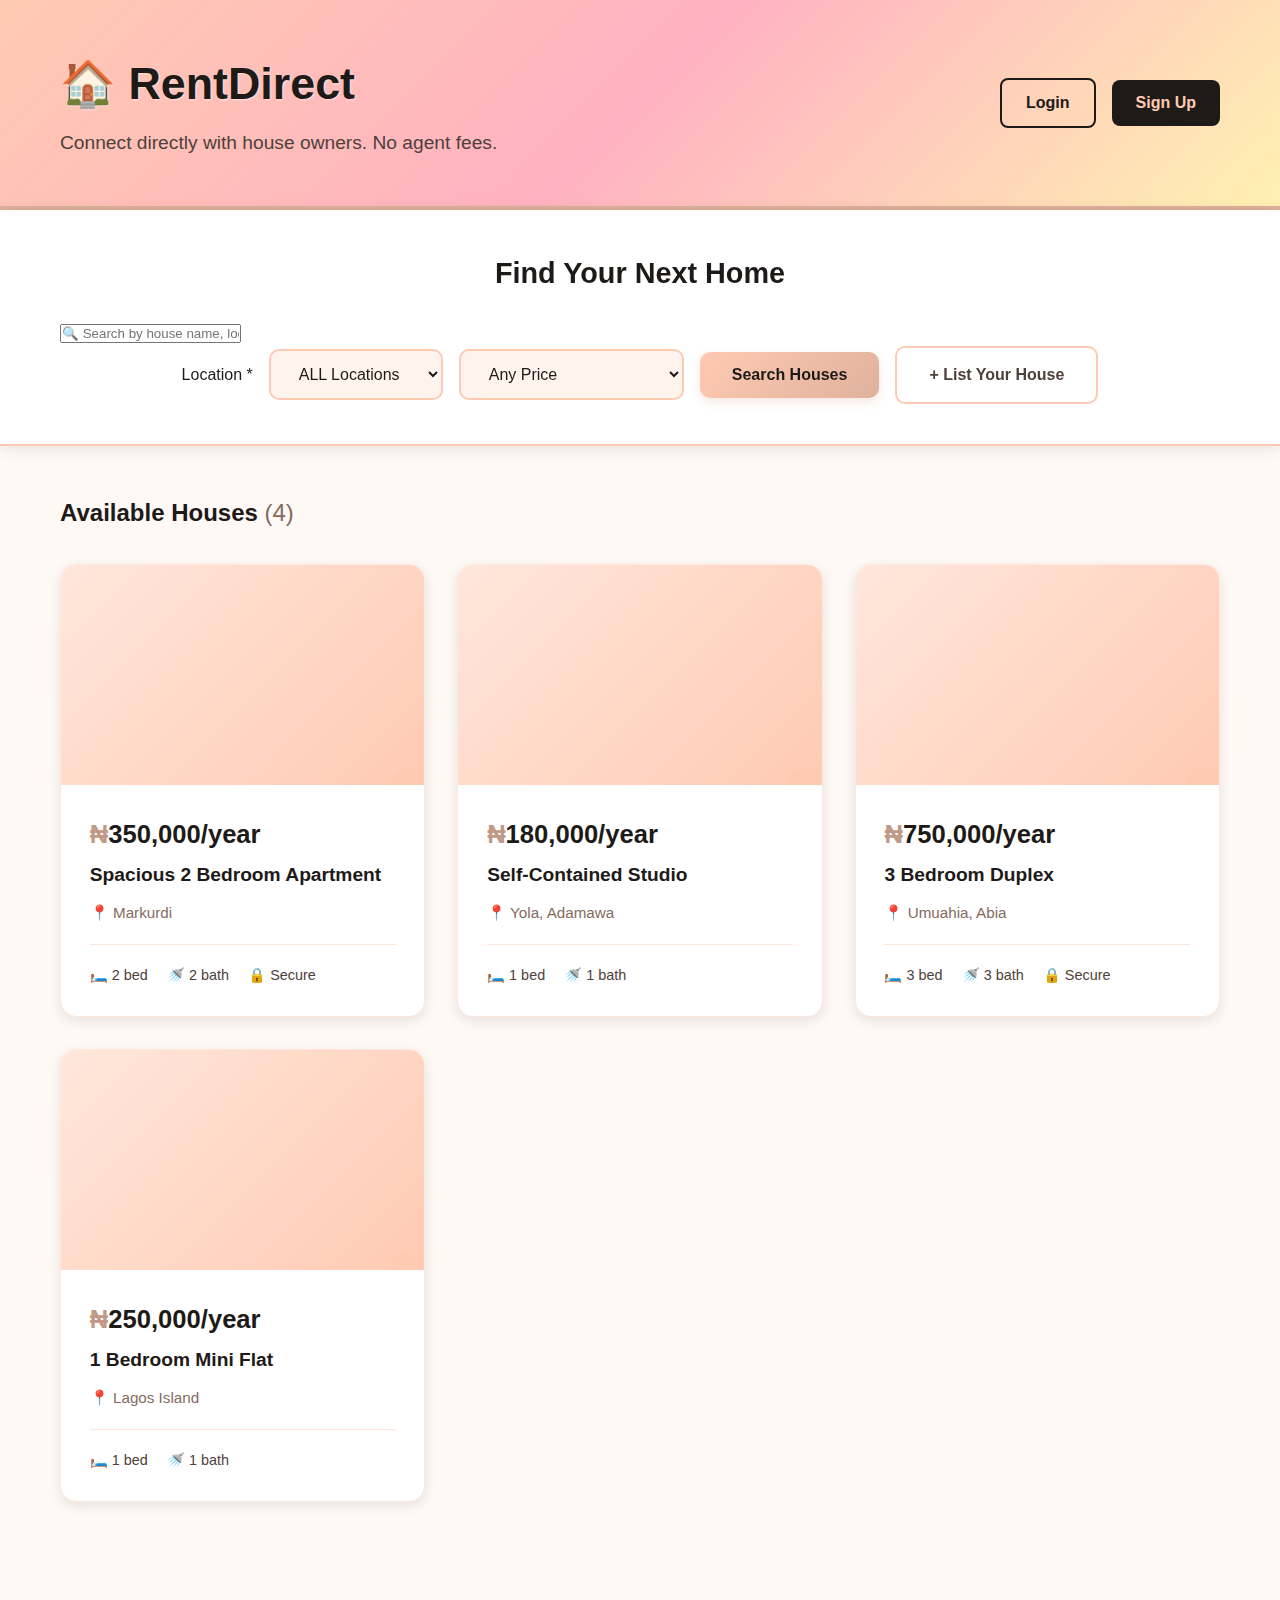
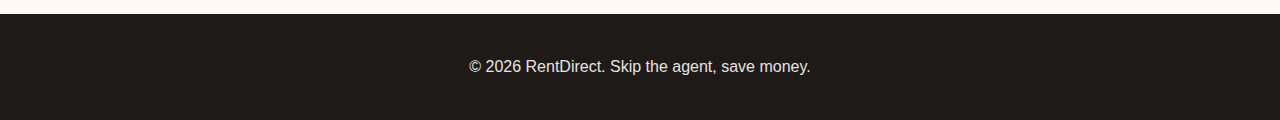
<file: index.html>
<!DOCTYPE html>
<html lang="en">
<head>
    <meta charset="UTF-8">
    <meta name="viewport" content="width=device-width, initial-scale=1.0">
    <title>RentDirect - Find Houses Without Agents</title>
    <link rel="stylesheet" href="css/style.css">
</head>
<body>
    <!-- Header -->
<header>
    <div class="container" style="display: flex; justify-content: space-between; align-items: center; flex-wrap: wrap; gap: 1rem;">
        <div class="logo-section">
            <h1>🏠 RentDirect</h1>
            <p>Connect directly with house owners. No agent fees.</p>
        </div>
        
        <!-- Auth Buttons -->
        <div class="auth-buttons" id="headerAuth">
            <!-- Content filled by JavaScript -->
        </div>
    </div>
</header>

    <!-- Search Section -->
    <section class="search-section">
        <div class="container">
            <h2>Find Your Next Home</h2>
            
            <!-- NEW: Live Search -->
            <div class="search-bar">
                <input type="text" id="searchInput" placeholder="🔍 Search by house name, location, or features..." onkeyup="liveSearch()">
            </div>
            
            <div class="search-filters">
                <label for="location">Location *</label>
                <select id="locationFilter" required size="1" onfocus="this.size=6;" onblur="this.size=1;" onchange="this.size=1; this.blur();">
                    <option value="">ALL Locations</option>
                    <option value="abia">Abia</option>
                    <option value="adamawa">Adamawa</option>
                    <option value="akwa-ibom">Akwa Ibom</option>
                    <option value="anambra">Anambra</option>
                    <option value="bauchi">Bauchi</option>
                    <option value="bayelsa">Bayelsa</option>
                    <option value="benue">Benue</option>
                    <option value="borno">Borno</option>
                    <option value="cross-river">Cross River</option>
                    <option value="delta">Delta</option>
                    <option value="ebonyi">Ebonyi</option>
                    <option value="edo">Edo</option>
                    <option value="ekiti">Ekiti</option>
                    <option value="enugu">Enugu</option>
                    <option value="gombe">Gombe</option>
                    <option value="imo">Imo</option>
                    <option value="jigawa">Jigawa</option>
                    <option value="kaduna">Kaduna</option>
                    <option value="kano">Kano</option>
                    <option value="katsina">Katsina</option>
                    <option value="kebbi">Kebbi</option>
                    <option value="kogi">Kogi</option>
                    <option value="kwara">Kwara</option>
                    <option value="lagos">Lagos</option>
                    <option value="nasarawa">Nasarawa</option>
                    <option value="niger">Niger</option>
                    <option value="ogun">Ogun</option>
                    <option value="ondo">Ondo</option>
                    <option value="osun">Osun</option>
                    <option value="oyo">Oyo</option>
                    <option value="plateau">Plateau</option>
                    <option value="rivers">Rivers</option>
                    <option value="sokoto">Sokoto</option>
                    <option value="taraba">Taraba</option>
                    <option value="yobe">Yobe</option>
                    <option value="zamfara">Zamfara</option>
                    <option value="fct">FCT (Abuja)</option>
                </select>
                
                <select id="priceFilter">
                    <option value="">Any Price</option>
                    <option value="0-200000">₦0 - ₦200,000</option>
                    <option value="200000-500000">₦200,000 - ₦500,000</option>
                    <option value="500000+">₦500,000+</option>
                </select>
                
                <button onclick="filterHouses()">Search Houses</button>
                <a href="add-listing.html" class="btn-add" onclick="return checkLoginForListing()">+ List Your House</a>
            </div>
        </div>
    </section>
    <!-- Listings Grid -->
    <section class="listings-section">
        <div class="container">
            <h3>Available Houses <span id="listingCount">(0)</span></h3>
            <div id="listingsGrid" class="listings-grid">
                <!-- Houses will appear here via JavaScript -->
            </div>
        </div>
    </section>

    <!-- Footer -->
    <footer>
        <p>&copy; 2026 RentDirect. Skip the agent, save money.</p>
    </footer>

    <script src="js/app.js"></script>
    <script src="js/auth.js"></script>
</body>
</html>
</file>
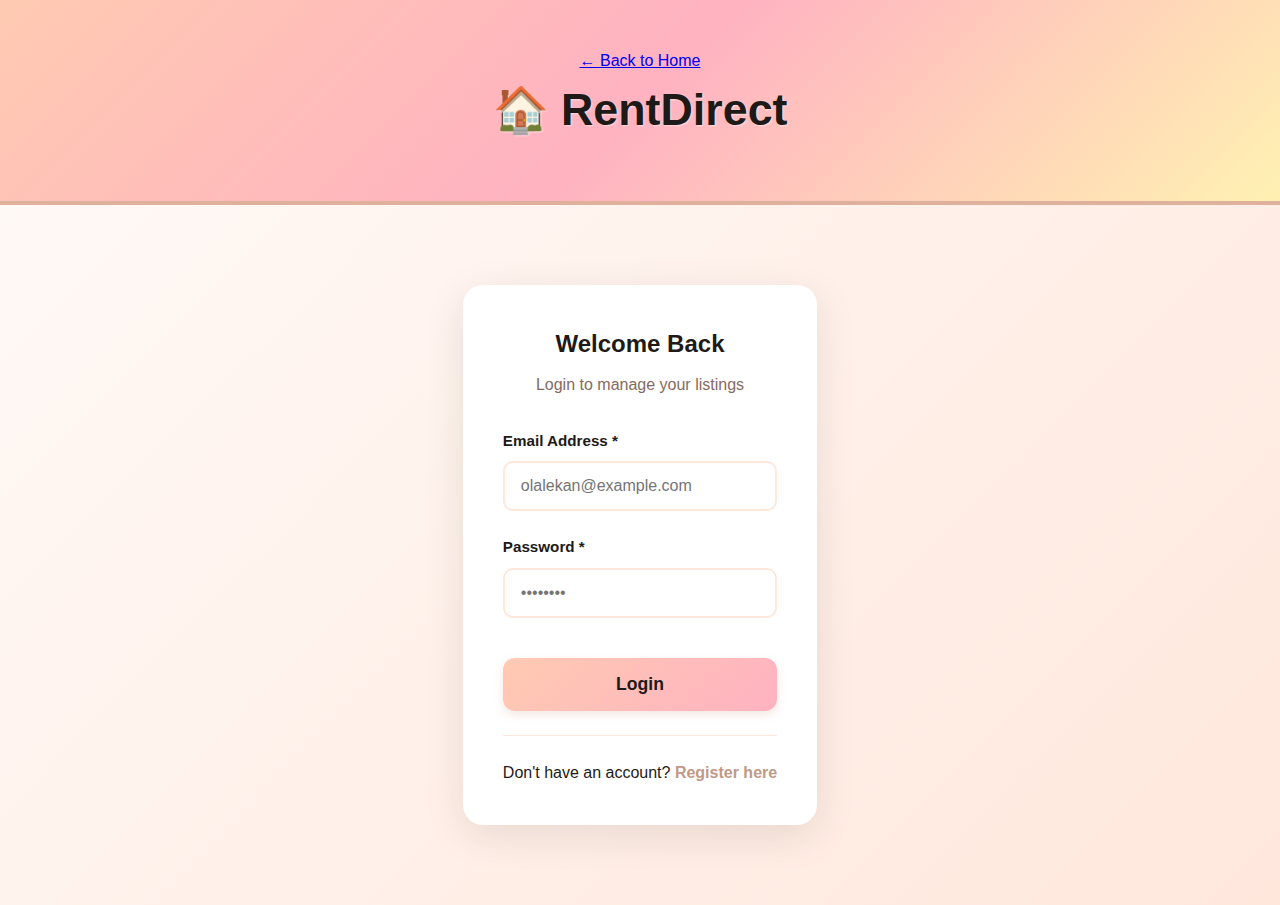
<file: account.html>
<!DOCTYPE html>
<html lang="en">
<head>
    <meta charset="UTF-8">
    <meta name="viewport" content="width=device-width, initial-scale=1.0">
    <title>My Account - RentDirect</title>
    <link rel="stylesheet" href="css/style.css">
    <link rel="stylesheet" href="css/auth.css">
</head>
<body>
    <!-- Header -->
    <header class="header-small">
        <div class="container">
            <a href="index.html" class="back-link">← Back to Home</a>
            <h1>🏠 RentDirect</h1>
        </div>
    </header>

    <!-- Account Header -->
    <section class="account-header">
        <div class="container">
            <h1 id="welcomeName">Welcome!</h1>
            <p>Manage your properties and account</p>
            
            <div class="account-stats">
                <div class="stat-box">
                    <div class="stat-number" id="listingCount">0</div>
                    <div class="stat-label">My Listings</div>
                </div>
                <div class="stat-box">
                    <div class="stat-number" id="viewCount">0</div>
                    <div class="stat-label">Total Views</div>
                </div>
            </div>
        </div>
    </section>

    <!-- Dashboard -->
    <section class="dashboard-section">
        <div class="container">
            <div class="dashboard-grid">
                <!-- Sidebar -->
                <nav class="sidebar-menu">
                    <a href="account.html" class="active">📋 My Listings</a>
                    <a href="add-listing.html">➕ Add New Listing</a>
                    <a href="settings.html">⚙️ Settings</a>
                    <a href="#" onclick="logout()">🚪 Logout</a>
                </nav>

                <!-- Content -->
                <div class="dashboard-content">
                    <h3>My Property Listings</h3>
                    <div id="myListings">
                        <!-- Listings loaded via JS -->
                    </div>
                </div>
            </div>
        </div>
    </section>

    <script src="js/auth.js"></script>
    <script src="js/account.js"></script>
    <script src="js/app.js"></script>
</body>
</html>
</file>
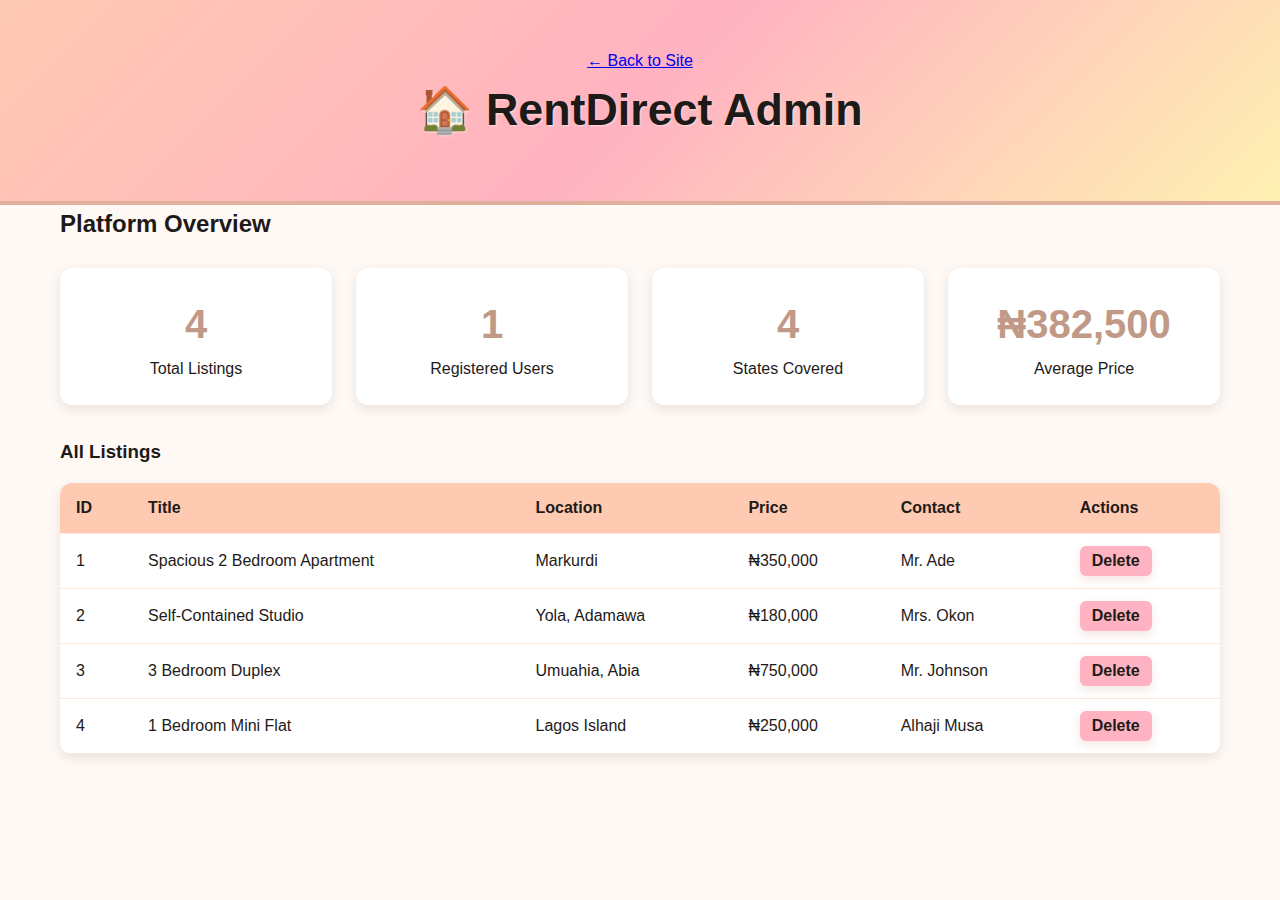
<file: admin.html>
<!DOCTYPE html>
<html lang="en">
<head>
    <meta charset="UTF-8">
    <meta name="viewport" content="width=device-width, initial-scale=1.0">
    <title>Admin - RentDirect</title>
    <link rel="stylesheet" href="css/style.css">
    <link rel="stylesheet" href="css/auth.css">
    <style>
        .admin-stats {
            display: grid;
            grid-template-columns: repeat(auto-fit, minmax(200px, 1fr));
            gap: 1.5rem;
            margin-bottom: 2rem;
        }
        .stat-card {
            background: var(--bg-white);
            padding: 1.5rem;
            border-radius: 12px;
            text-align: center;
            box-shadow: 0 4px 12px var(--shadow);
        }
        .stat-number {
            font-size: 2.5rem;
            font-weight: bold;
            color: var(--primary-darker);
        }
        .all-listings-table {
            width: 100%;
            background: var(--bg-white);
            border-radius: 12px;
            overflow: hidden;
            box-shadow: 0 4px 12px var(--shadow);
        }
        .all-listings-table table {
            width: 100%;
            border-collapse: collapse;
        }
        .all-listings-table th,
        .all-listings-table td {
            padding: 12px 16px;
            text-align: left;
            border-bottom: 1px solid #ffe7dc;
        }
        .all-listings-table th {
            background: var(--primary);
            color: var(--text-dark);
            font-weight: 600;
        }
        .all-listings-table tr:hover {
            background: var(--bg-card);
        }
        .btn-delete {
            background: #ffb2c1;
            color: #1e1a18;
            border: none;
            padding: 6px 12px;
            border-radius: 6px;
            cursor: pointer;
        }
    </style>
</head>
<body>
    <header class="header-small">
        <div class="container">
            <a href="index.html" class="back-link">← Back to Site</a>
            <h1>🏠 RentDirect Admin</h1>
        </div>
    </header>

    <section class="dashboard-section">
        <div class="container">
            <h2 style="margin-bottom: 1.5rem;">Platform Overview</h2>
            
            <div class="admin-stats">
                <div class="stat-card">
                    <div class="stat-number" id="totalListings">0</div>
                    <div>Total Listings</div>
                </div>
                <div class="stat-card">
                    <div class="stat-number" id="totalUsers">0</div>
                    <div>Registered Users</div>
                </div>
                <div class="stat-card">
                    <div class="stat-number" id="totalStates">0</div>
                    <div>States Covered</div>
                </div>
                <div class="stat-card">
                    <div class="stat-number" id="avgPrice">₦0</div>
                    <div>Average Price</div>
                </div>
            </div>

            <h3 style="margin-bottom: 1rem;">All Listings</h3>
            <div class="all-listings-table">
                <table>
                    <thead>
                        <tr>
                            <th>ID</th>
                            <th>Title</th>
                            <th>Location</th>
                            <th>Price</th>
                            <th>Contact</th>
                            <th>Actions</th>
                        </tr>
                    </thead>
                    <tbody id="adminListings">
                        <!-- Populated by JS -->
                    </tbody>
                </table>
            </div>
        </div>
    </section>

    <script>
        // Simple "admin check" - in real app, this would be secure!
        const isAdmin = localStorage.getItem('rentdirect_admin');
        if (!isAdmin) {
            // For demo, auto-set admin if user email contains "admin"
            const user = JSON.parse(localStorage.getItem('rentdirect_user') || '{}');
            if (!user.email || !user.email.includes('admin')) {
                // Uncomment below to restrict access
                // window.location.href = 'index.html';
            } else {
                localStorage.setItem('rentdirect_admin', 'true');
            }
        }

        // Load all data
        function loadAdminData() {
            const houses = JSON.parse(localStorage.getItem('rentdirect_houses')) || [];
            
            // Stats
            document.getElementById('totalListings').textContent = houses.length;
            document.getElementById('totalUsers').textContent = new Set(houses.map(h => h.listedBy)).size;
            
            const uniqueStates = new Set(houses.map(h => h.location));
            document.getElementById('totalStates').textContent = uniqueStates.size;
            
            const avg = houses.length ? houses.reduce((a, b) => a + b.price, 0) / houses.length : 0;
            document.getElementById('avgPrice').textContent = '₦' + Math.round(avg).toLocaleString();
            
            // Table
            const tbody = document.getElementById('adminListings');
            tbody.innerHTML = houses.map(h => `
                <tr>
                    <td>${h.id}</td>
                    <td>${h.title}</td>
                    <td>${h.locationName}</td>
                    <td>₦${h.price.toLocaleString()}</td>
                    <td>${h.contactName}</td>
                    <td>
                        <button class="btn-delete" onclick="deleteListing(${h.id})">Delete</button>
                    </td>
                </tr>
            `).join('');
        }

        function deleteListing(id) {
            if (!confirm('Delete this listing?')) return;
            let houses = JSON.parse(localStorage.getItem('rentdirect_houses')) || [];
            houses = houses.filter(h => h.id !== id);
            localStorage.setItem('rentdirect_houses', JSON.stringify(houses));
            loadAdminData();
        }

        document.addEventListener('DOMContentLoaded', loadAdminData);
    </script>
</body>
</html>
</file>
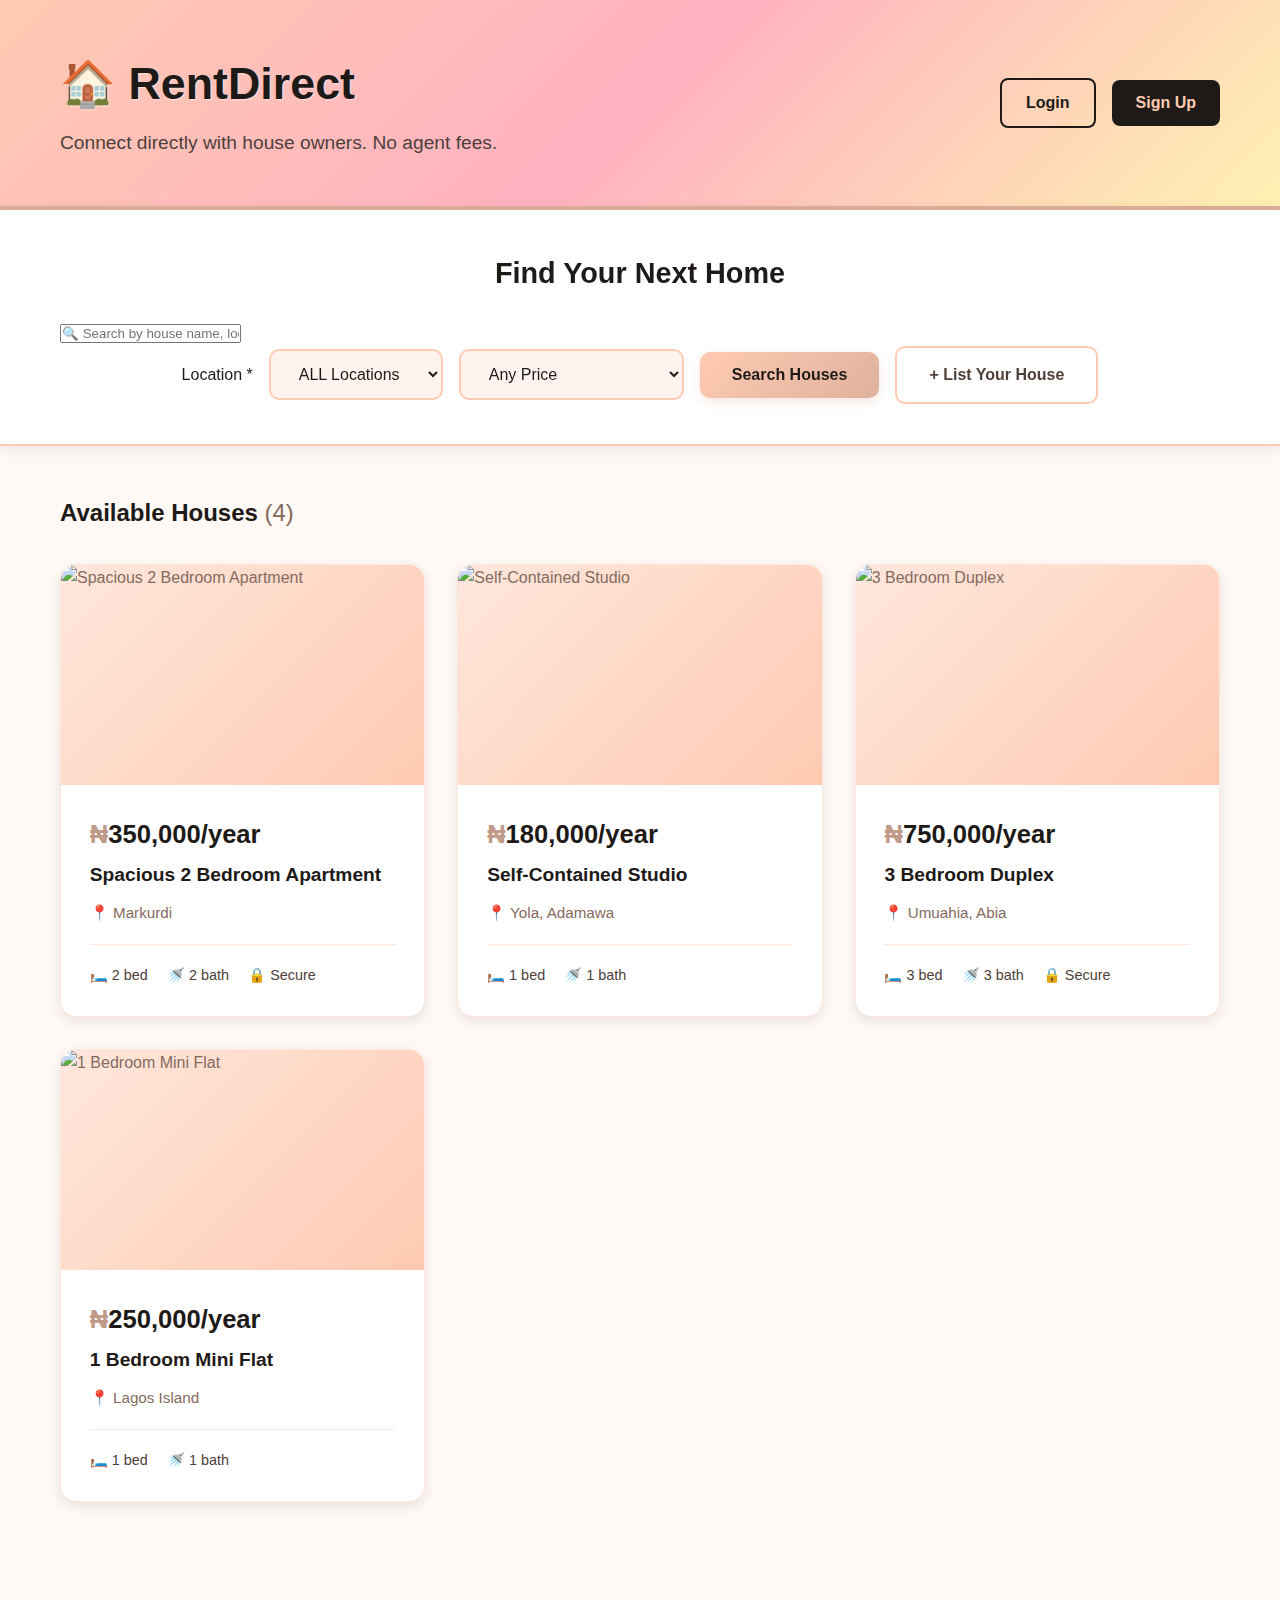
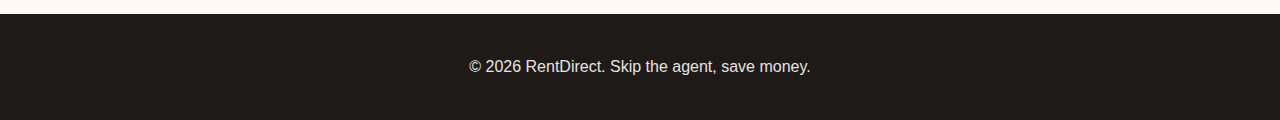
<file: listing.html>
<!DOCTYPE html>
<html lang="en">
<head>
    <meta charset="UTF-8">
    <meta name="viewport" content="width=device-width, initial-scale=1.0">
    <title>House Details - RentDirect</title>
    <link rel="stylesheet" href="css/style.css">
    <link rel="stylesheet" href="css/listing.css">
</head>
<body>
    <header class="header-small">
        <div class="container" style="display: flex; justify-content: space-between; align-items: center;">
            <div>
                <a href="index.html" class="back-link">← Back to Listings</a>
                <h1 style="margin-top: 0.5rem;">🏠 RentDirect</h1>
            </div>
            <div class="auth-buttons" id="headerAuth"></div>
        </div>
    </header>

    <!-- Listing Details -->
    <section class="listing-detail">
        <div class="container">
            <div id="listingContent">
                <!-- Content loaded via JavaScript -->
            </div>
        </div>
    </section>

    <!-- Contact Modal -->
    <div id="contactModal" class="modal">
        <div class="modal-content">
            <span class="close-btn" onclick="closeModal()">&times;</span>
            <h3>Contact Owner</h3>
            <p class="modal-subtitle">Choose how you want to reach out:</p>
            
            <div class="contact-options">
                <a id="whatsappBtn" class="contact-btn whatsapp" target="_blank">
                    💬 WhatsApp
                </a>
                <a id="phoneBtn" class="contact-btn phone" href="#">
                    📞 Phone Call
                </a>
            </div>
            
            <p class="contact-note">Mention you found this on RentDirect!</p>
        </div>
    </div>

    <script src="js/app.js"></script>
    <script src="js/listing.js"></script>
    <script src="js/auth.js"></script>
</body>
</html>
</file>
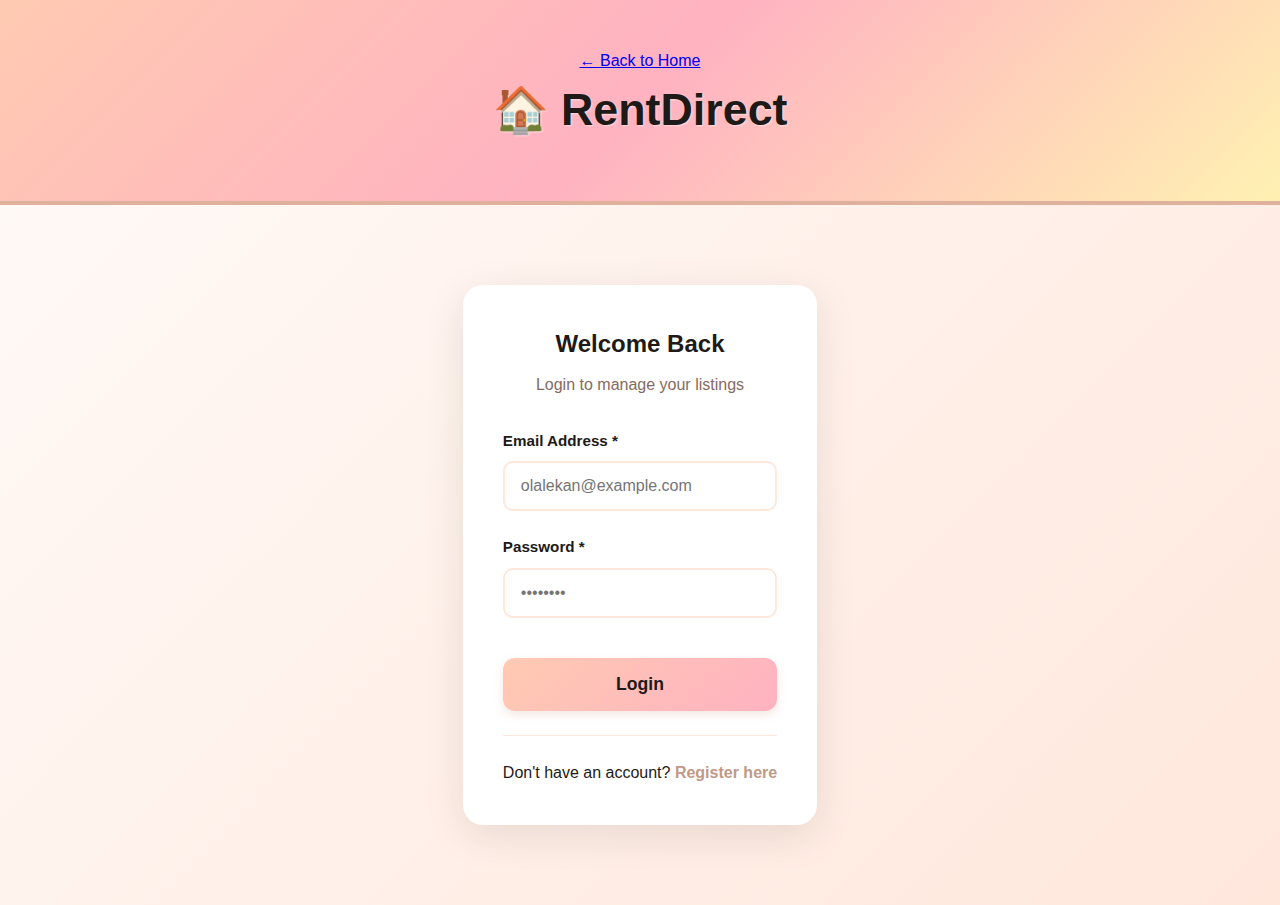
<file: login.html>
<!DOCTYPE html>
<html lang="en">
<head>
    <meta charset="UTF-8">
    <meta name="viewport" content="width=device-width, initial-scale=1.0">
    <title>Login - RentDirect</title>
    <link rel="stylesheet" href="css/style.css">
    <link rel="stylesheet" href="css/form.css">
    <link rel="stylesheet" href="css/auth.css">
</head>
<body>
    <!-- Header -->
    <header class="header-small">
        <div class="container">
            <a href="index.html" class="back-link">← Back to Home</a>
            <h1>🏠 RentDirect</h1>
        </div>
    </header>

    <!-- Auth Section -->
    <section class="auth-section">
        <div class="container">
            <div class="auth-box">
                <div class="auth-header">
                    <h2>Welcome Back</h2>
                    <p>Login to manage your listings</p>
                </div>

                <form id="loginForm" onsubmit="handleLogin(event)">
                    <div class="form-group">
                        <label for="loginEmail">Email Address *</label>
                        <input type="email" id="loginEmail" required 
                               placeholder="olalekan@example.com">
                    </div>

                    <div class="form-group">
                        <label for="loginPassword">Password *</label>
                        <input type="password" id="loginPassword" required 
                               placeholder="••••••••">
                    </div>

                    <button type="submit" class="btn-submit">
                        Login
                    </button>
                </form>

                <div class="auth-footer">
                    <p>Don't have an account? <a href="register.html">Register here</a></p>
                </div>
            </div>
        </div>
    </section>

    <script src="js/auth.js"></script>
</body>
</html>
</file>
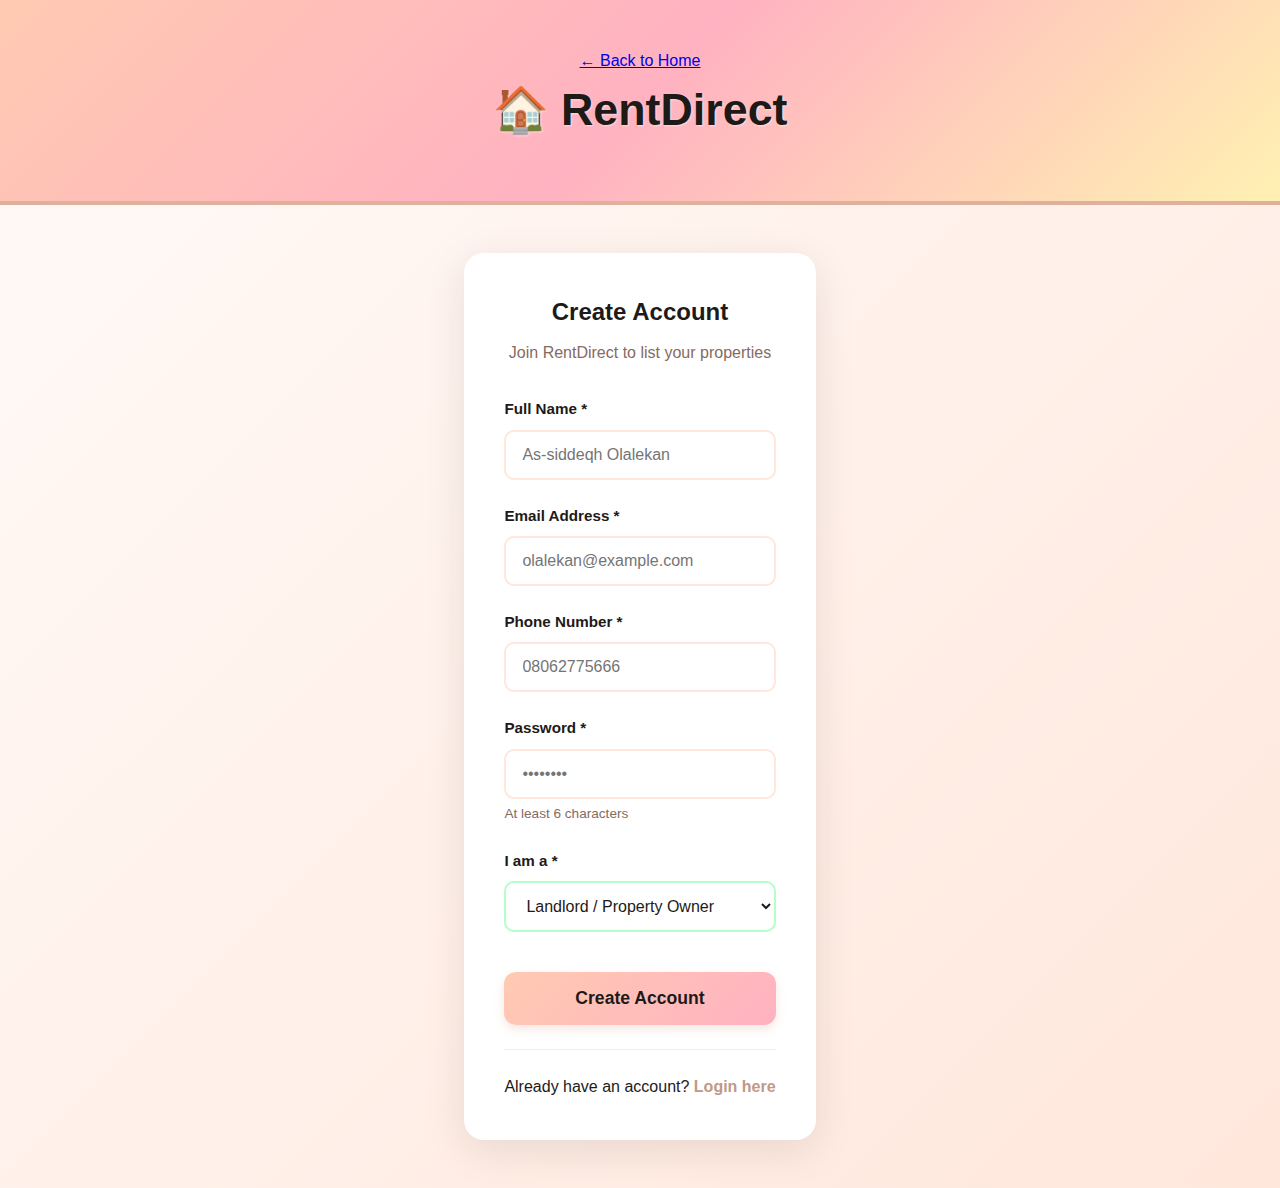
<file: register.html>
<!DOCTYPE html>
<html lang="en">
<head>
    <meta charset="UTF-8">
    <meta name="viewport" content="width=device-width, initial-scale=1.0">
    <title>Register - RentDirect</title>
    <link rel="stylesheet" href="css/style.css">
    <link rel="stylesheet" href="css/form.css">
    <link rel="stylesheet" href="css/auth.css">
</head>
<body>
    <!-- Header -->
    <header class="header-small">
        <div class="container">
            <a href="index.html" class="back-link">← Back to Home</a>
            <h1>🏠 RentDirect</h1>
        </div>
    </header>

    <!-- Auth Section -->
    <section class="auth-section">
        <div class="container">
            <div class="auth-box">
                <div class="auth-header">
                    <h2>Create Account</h2>
                    <p>Join RentDirect to list your properties</p>
                </div>

                <form id="registerForm" onsubmit="handleRegister(event)">
                    <div class="form-group">
                        <label for="fullName">Full Name *</label>
                        <input type="text" id="fullName" required 
                               placeholder="As-siddeqh Olalekan">
                    </div>

                    <div class="form-group">
                        <label for="email">Email Address *</label>
                        <input type="email" id="email" required 
                               placeholder="olalekan@example.com">
                    </div>

                    <div class="form-group">
                        <label for="phone">Phone Number *</label>
                        <input type="tel" id="phone" required 
                               placeholder="08062775666">
                    </div>

                    <div class="form-group">
                        <label for="password">Password *</label>
                        <input type="password" id="password" required 
                               placeholder="••••••••" minlength="6">
                        <small>At least 6 characters</small>
                    </div>

                    <div class="form-group">
                        <label for="userType">I am a *</label>
                        <select id="userType" required>
                            <option value="landlord">Landlord / Property Owner</option>
                            <option value="renter">Looking to Rent</option>
                        </select>
                    </div>

                    <button type="submit" class="btn-submit">
                        Create Account
                    </button>
                </form>

                <div class="auth-footer">
                    <p>Already have an account? <a href="login.html">Login here</a></p>
                </div>
            </div>
        </div>
    </section>

    <script src="js/auth.js"></script>
</body>
</html>
</file>
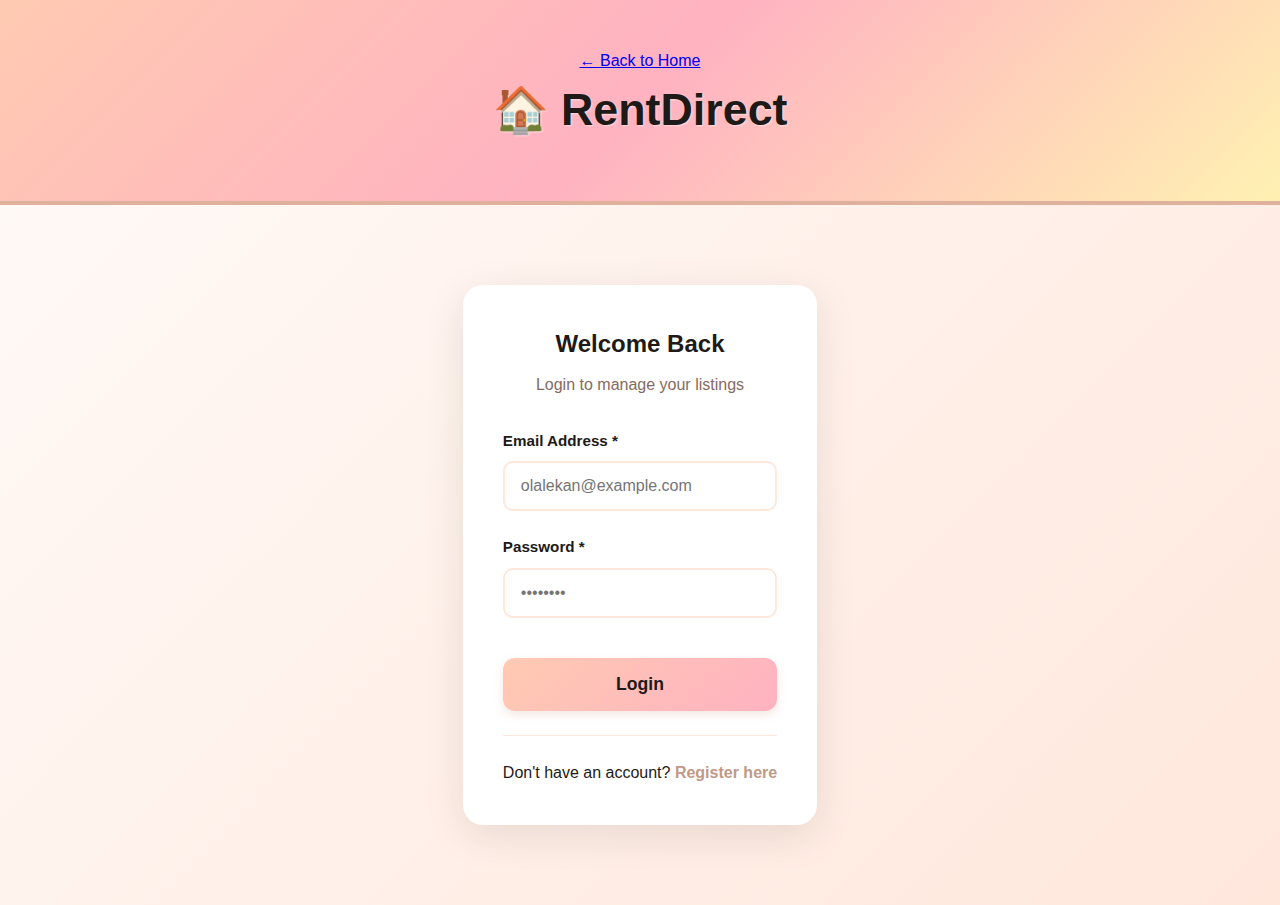
<file: settings.html>
<!DOCTYPE html>
<html lang="en">
<head>
    <meta charset="UTF-8">
    <meta name="viewport" content="width=device-width, initial-scale=1.0">
    <title>Settings - RentDirect</title>
    <link rel="stylesheet" href="css/style.css">
    <link rel="stylesheet" href="css/auth.css">
    <style>
        .settings-section {
            padding: 2rem 0;
            background: var(--bg-light);
            min-height: calc(100vh - 200px);
        }

        .settings-container {
            max-width: 800px;
            margin: 0 auto;
        }

        .settings-card {
            background: var(--bg-white);
            border-radius: 16px;
            padding: 2rem;
            margin-bottom: 1.5rem;
            box-shadow: 0 4px 12px var(--shadow);
        }

        .settings-card h3 {
            color: var(--text-dark);
            margin-bottom: 1.5rem;
            padding-bottom: 0.8rem;
            border-bottom: 2px solid var(--primary);
            display: flex;
            align-items: center;
            gap: 0.5rem;
        }

        .profile-preview {
            display: flex;
            align-items: center;
            gap: 1.5rem;
            margin-bottom: 2rem;
            padding: 1.5rem;
            background: var(--bg-card);
            border-radius: 12px;
        }

        .profile-avatar {
            width: 80px;
            height: 80px;
            background: linear-gradient(135deg, var(--primary) 0%, var(--analogous-1) 100%);
            border-radius: 50%;
            display: flex;
            align-items: center;
            justify-content: center;
            font-size: 2.5rem;
        }

        .profile-info h4 {
            color: var(--text-dark);
            margin-bottom: 0.3rem;
        }

        .profile-info p {
            color: var(--text-light);
            font-size: 0.9rem;
        }

        .toggle-group {
            display: flex;
            align-items: center;
            justify-content: space-between;
            padding: 1rem 0;
            border-bottom: 1px solid #ffe7dc;
        }

        .toggle-group:last-child {
            border-bottom: none;
        }

        .toggle-info h4 {
            color: var(--text-dark);
            margin-bottom: 0.3rem;
            font-size: 1rem;
        }

        .toggle-info p {
            color: var(--text-light);
            font-size: 0.85rem;
        }

        /* Toggle Switch */
        .toggle-switch {
            position: relative;
            width: 50px;
            height: 26px;
        }

        .toggle-switch input {
            opacity: 0;
            width: 0;
            height: 0;
        }

        .toggle-slider {
            position: absolute;
            cursor: pointer;
            top: 0;
            left: 0;
            right: 0;
            bottom: 0;
            background-color: #ccc;
            transition: .4s;
            border-radius: 34px;
        }

        .toggle-slider:before {
            position: absolute;
            content: "";
            height: 18px;
            width: 18px;
            left: 4px;
            bottom: 4px;
            background-color: white;
            transition: .4s;
            border-radius: 50%;
        }

        input:checked + .toggle-slider {
            background-color: var(--primary);
        }

        input:checked + .toggle-slider:before {
            transform: translateX(24px);
        }

        .danger-zone {
            border: 2px solid #ffb2c1;
            background: #fff9f6;
        }

        .danger-zone h3 {
            color: #a28273;
            border-bottom-color: #ffb2c1;
        }

        .btn-danger {
            background: #ffb2c1;
            color: var(--text-dark);
            border: none;
            padding: 12px 24px;
            border-radius: 8px;
            cursor: pointer;
            font-weight: 600;
            transition: all 0.3s;
        }

        .btn-danger:hover {
            background: #ff9eb0;
        }

        .btn-save {
            background: linear-gradient(135deg, var(--primary) 0%, var(--analogous-1) 100%);
            color: var(--text-dark);
            border: none;
            padding: 14px 32px;
            border-radius: 10px;
            cursor: pointer;
            font-weight: 600;
            font-size: 1rem;
            transition: all 0.3s;
        }

        .btn-save:hover {
            transform: translateY(-2px);
            box-shadow: 0 4px 12px rgba(255, 202, 178, 0.4);
        }

        .save-message {
            display: none;
            background: #b2ffca;
            color: var(--text-dark);
            padding: 12px 16px;
            border-radius: 8px;
            margin-top: 1rem;
            text-align: center;
        }
    </style>
</head>
<body>
    <!-- Header -->
    <header class="header-small">
        <div class="container" style="display: flex; justify-content: space-between; align-items: center;">
            <div>
                <a href="account.html" class="back-link">← Back to Account</a>
                <h1 style="margin-top: 0.5rem;">⚙️ Settings</h1>
            </div>
        </div>
    </header>

    <!-- Settings Section -->
    <section class="settings-section">
        <div class="container settings-container">
            
            <!-- Profile Settings -->
            <div class="settings-card">
                <h3>👤 Profile Information</h3>
                
                <div class="profile-preview">
                    <div class="profile-avatar" id="userAvatar">👤</div>
                    <div class="profile-info">
                        <h4 id="displayName">User Name</h4>
                        <p id="displayEmail">user@email.com</p>
                        <p id="displayType" style="margin-top: 0.5rem; color: var(--primary-darker); font-weight: 600;">Landlord</p>
                    </div>
                </div>

                <form id="profileForm" onsubmit="updateProfile(event)">
                    <div class="form-row">
                        <div class="form-group half">
                            <label for="editName">Full Name</label>
                            <input type="text" id="editName" required>
                        </div>
                        <div class="form-group half">
                            <label for="editPhone">Phone Number</label>
                            <input type="tel" id="editPhone" required>
                        </div>
                    </div>
                    
                    <div class="form-group">
                        <label for="editEmail">Email Address</label>
                        <input type="email" id="editEmail" required disabled style="background: var(--bg-card); cursor: not-allowed;">
                        <small>Email cannot be changed</small>
                    </div>

                    <button type="submit" class="btn-save">Save Changes</button>
                    <div class="save-message" id="saveMessage">✅ Profile updated successfully!</div>
                </form>
            </div>

            <!-- Notification Preferences -->
            <div class="settings-card">
                <h3>🔔 Notifications</h3>
                
                <div class="toggle-group">
                    <div class="toggle-info">
                        <h4>Email Notifications</h4>
                        <p>Get notified when someone views your listing</p>
                    </div>
                    <label class="toggle-switch">
                        <input type="checkbox" id="emailNotif" checked onchange="savePreference('emailNotif', this.checked)">
                        <span class="toggle-slider"></span>
                    </label>
                </div>

                <div class="toggle-group">
                    <div class="toggle-info">
                        <h4>WhatsApp Alerts</h4>
                        <p>Receive messages when renters contact you</p>
                    </div>
                    <label class="toggle-switch">
                        <input type="checkbox" id="whatsappNotif" onchange="savePreference('whatsappNotif', this.checked)">
                        <span class="toggle-slider"></span>
                    </label>
                </div>

                <div class="toggle-group">
                    <div class="toggle-info">
                        <h4>Marketing Updates</h4>
                        <p>Tips to get more renters for your property</p>
                    </div>
                    <label class="toggle-switch">
                        <input type="checkbox" id="marketingNotif" checked onchange="savePreference('marketingNotif', this.checked)">
                        <span class="toggle-slider"></span>
                    </label>
                </div>
            </div>

            <!-- Privacy & Security -->
            <div class="settings-card">
                <h3>🔒 Privacy & Security</h3>
                
                <div class="toggle-group">
                    <div class="toggle-info">
                        <h4>Public Profile</h4>
                        <p>Allow others to see your listings and contact info</p>
                    </div>
                    <label class="toggle-switch">
                        <input type="checkbox" id="publicProfile" checked onchange="savePreference('publicProfile', this.checked)">
                        <span class="toggle-slider"></span>
                    </label>
                </div>

                <div class="toggle-group">
                    <div class="toggle-info">
                        <h4>Show Phone Number</h4>
                        <p>Display your phone on listings (recommended)</p>
                    </div>
                    <label class="toggle-switch">
                        <input type="checkbox" id="showPhone" checked onchange="savePreference('showPhone', this.checked)">
                        <span class="toggle-slider"></span>
                    </label>
                </div>
            </div>

            <!-- Danger Zone -->
            <div class="settings-card danger-zone">
                <h3>⚠️ Danger Zone</h3>
                <p style="color: var(--text-medium); margin-bottom: 1.5rem;">These actions cannot be undone. Please be certain.</p>
                
                <div style="display: flex; gap: 1rem; flex-wrap: wrap;">
                    <button class="btn-danger" onclick="clearAllData()">🗑️ Clear All My Listings</button>
                    <button class="btn-danger" onclick="deleteAccount()" style="background: #ff9eb0;">🚫 Delete My Account</button>
                </div>
            </div>

        </div>
    </section>

    <script src="js/auth.js"></script>
    <script>
        // Load user data
        document.addEventListener('DOMContentLoaded', function() {
            const user = JSON.parse(localStorage.getItem('rentdirect_user') || '{}');
            
            if (!user.email) {
                window.location.href = 'login.html';
                return;
            }

            // Display current info
            document.getElementById('displayName').textContent = user.fullName || 'User';
            document.getElementById('displayEmail').textContent = user.email;
            document.getElementById('userAvatar').textContent = (user.fullName || 'U').charAt(0).toUpperCase();
            document.getElementById('displayType').textContent = user.userType ? user.userType.charAt(0).toUpperCase() + user.userType.slice(1) : 'User';
            
            // Fill form
            document.getElementById('editName').value = user.fullName || '';
            document.getElementById('editEmail').value = user.email || '';
            document.getElementById('editPhone').value = user.phone || '';

            // Load saved preferences
            loadPreferences();
        });

        // Update profile
        function updateProfile(event) {
            event.preventDefault();
            
            const user = JSON.parse(localStorage.getItem('rentdirect_user') || '{}');
            
            user.fullName = document.getElementById('editName').value;
            user.phone = document.getElementById('editPhone').value;
            
            localStorage.setItem('rentdirect_user', JSON.stringify(user));
            
            // Update display
            document.getElementById('displayName').textContent = user.fullName;
            document.getElementById('userAvatar').textContent = user.fullName.charAt(0).toUpperCase();
            
            // Show success
            const msg = document.getElementById('saveMessage');
            msg.style.display = 'block';
            setTimeout(() => msg.style.display = 'none', 3000);
        }

        // Save preferences
        function savePreference(key, value) {
            const prefs = JSON.parse(localStorage.getItem('rentdirect_preferences') || '{}');
            prefs[key] = value;
            localStorage.setItem('rentdirect_preferences', JSON.stringify(prefs));
        }

        // Load preferences
        function loadPreferences() {
            const prefs = JSON.parse(localStorage.getItem('rentdirect_preferences') || '{}');
            
            document.getElementById('emailNotif').checked = prefs.emailNotif !== false;
            document.getElementById('whatsappNotif').checked = prefs.whatsappNotif === true;
            document.getElementById('marketingNotif').checked = prefs.marketingNotif !== false;
            document.getElementById('publicProfile').checked = prefs.publicProfile !== false;
            document.getElementById('showPhone').checked = prefs.showPhone !== false;
        }

        // Clear all listings
        function clearAllData() {
            if (!confirm('⚠️ This will delete ALL your house listings. Continue?')) return;
            
            const user = JSON.parse(localStorage.getItem('rentdirect_user') || '{}');
            let houses = JSON.parse(localStorage.getItem('rentdirect_houses') || '[]');
            
            // Remove houses by this user
            houses = houses.filter(h => h.listedBy !== user.email);
            localStorage.setItem('rentdirect_houses', JSON.stringify(houses));
            
            alert('✅ All your listings have been cleared.');
        }

        // Delete account
        function deleteAccount() {
            if (!confirm('🚫 This will permanently delete your account and all listings. This cannot be undone!')) return;
            
            if (!prompt('Type DELETE to confirm:') === 'DELETE') {
                alert('Account deletion cancelled.');
                return;
            }
            
            const user = JSON.parse(localStorage.getItem('rentdirect_user') || '{}');
            let houses = JSON.parse(localStorage.getItem('rentdirect_houses') || '[]');
            
            // Remove user's houses
            houses = houses.filter(h => h.listedBy !== user.email);
            localStorage.setItem('rentdirect_houses', JSON.stringify(houses));
            
            // Remove user
            localStorage.removeItem('rentdirect_user');
            localStorage.removeItem('rentdirect_preferences');
            
            alert('Your account has been deleted.');
            window.location.href = 'index.html';
        }
    </script>
</body>
</html>
</file>
<file: css/style.css>
/* ============================================
   RENTDIRECT - CUSTOM COLOR PALETTE
   Primary: #ffcab2 (Warm Peach/Coral)
   ============================================ */

/* CSS Variables for Easy Theming */
:root {
    --primary: #ffcab2;
    --primary-dark: #dfb19c;
    --primary-darker: #c09987;
    
    --complementary: #b2e7ff;
    
    --analogous-1: #ffb2c1;
    --analogous-2: #fff1b2;
    
    --text-dark: #1e1a18;
    --text-medium: #4f403a;
    --text-light: #856b5f;
    
    --bg-light: #fff9f6;
    --bg-white: #ffffff;
    --bg-card: #fff3ee;
    
    --shadow: rgba(31, 26, 24, 0.1);
    --shadow-hover: rgba(31, 26, 24, 0.15);
}

/* Reset & Base Styles */
* {
    margin: 0;
    padding: 0;
    box-sizing: border-box;
}

body {
    font-family: 'Segoe UI', Tahoma, Geneva, Verdana, sans-serif;
    line-height: 1.6;
    color: var(--text-dark);
    background-color: var(--bg-light);
}

.container {
    max-width: 1200px;
    margin: 0 auto;
    padding: 0 20px;
}

/* ============================================
   HEADER - Gradient using Primary + Analogous
   ============================================ */
header {
    background: linear-gradient(135deg, var(--primary) 0%, var(--analogous-1) 50%, var(--analogous-2) 100%);
    color: var(--text-dark);
    padding: 3rem 0;
    text-align: center;
    border-bottom: 4px solid var(--primary-dark);
}

header h1 {
    font-size: 2.8rem;
    margin-bottom: 0.5rem;
    color: var(--text-dark);
    text-shadow: 1px 1px 2px rgba(255,255,255,0.5);
}

header p {
    font-size: 1.2rem;
    color: var(--text-medium);
    font-weight: 500;
}

/* ============================================
   SEARCH SECTION - Clean with Primary Accents
   ============================================ */
.search-section {
    background: var(--bg-white);
    padding: 2.5rem 0;
    box-shadow: 0 2px 15px var(--shadow);
    position: sticky;
    top: 0;
    z-index: 100;
    border-bottom: 2px solid var(--primary);
}

.search-section h2 {
    text-align: center;
    color: var(--text-dark);
    margin-bottom: 1.5rem;
    font-size: 1.8rem;
}

.search-filters {
    display: flex;
    gap: 1rem;
    flex-wrap: wrap;
    align-items: center;
    justify-content: center;
}

/* Form Elements */
select {
    padding: 14px 24px;
    border-radius: 10px;
    border: 2px solid var(--primary);
    font-size: 1rem;
    background: var(--bg-card);
    color: var(--text-dark);
    cursor: pointer;
    transition: all 0.3s;
}

select:hover, select:focus {
    border-color: var(--primary-dark);
    background: var(--bg-white);
    outline: none;
}

/* Primary Button (Search) */
button {
    padding: 14px 32px;
    border-radius: 10px;
    border: none;
    font-size: 1rem;
    font-weight: 600;
    background: linear-gradient(135deg, var(--primary) 0%, var(--primary-dark) 100%);
    color: var(--text-dark);
    cursor: pointer;
    transition: all 0.3s;
    box-shadow: 0 4px 10px rgba(223, 177, 156, 0.3);
}

button:hover {
    background: linear-gradient(135deg, var(--primary-dark) 0%, var(--primary-darker) 100%);
    transform: translateY(-2px);
    box-shadow: 0 6px 15px rgba(223, 177, 156, 0.4);
}

/* Secondary Button (Add Listing) */
.btn-add {
    padding: 14px 32px;
    border-radius: 10px;
    border: 2px solid var(--primary);
    font-size: 1rem;
    font-weight: 600;
    background: var(--bg-white);
    color: var(--text-medium);
    text-decoration: none;
    display: inline-block;
    transition: all 0.3s;
}

.btn-add:hover {
    background: var(--primary);
    color: var(--text-dark);
    transform: translateY(-2px);
}

/* ============================================
   LISTINGS SECTION
   ============================================ */
.listings-section {
    padding: 3rem 0;
}

.listings-section h3 {
    color: var(--text-dark);
    font-size: 1.5rem;
    margin-bottom: 1rem;
}

#listingCount {
    color: var(--text-light);
    font-weight: normal;
}

.listings-grid {
    display: grid;
    grid-template-columns: repeat(auto-fill, minmax(320px, 1fr));
    gap: 2rem;
    margin-top: 2rem;
}

/* ============================================
   HOUSE CARD - Soft shadows with primary tones
   ============================================ */
.house-card {
    background: var(--bg-white);
    border-radius: 16px;
    overflow: hidden;
    box-shadow: 0 4px 12px var(--shadow);
    transition: all 0.3s ease;
    cursor: pointer;
    border: 1px solid #ffe7dc;
}

.house-card:hover {
    transform: translateY(-8px);
    box-shadow: 0 12px 25px var(--shadow-hover);
    border-color: var(--primary);
}

.house-image {
    width: 100%;
    height: 220px;
    background: linear-gradient(135deg, #ffe7dc 0%, var(--primary) 100%);
    display: flex;
    align-items: center;
    justify-content: center;
    color: var(--text-light);
    position: relative;
    overflow: hidden;
}

.house-image img {
    width: 100%;
    height: 100%;
    object-fit: cover;
}

/* Price Tag Overlay */
.house-image::after {
    content: attr(data-price);
    position: absolute;
    bottom: 0;
    right: 0;
    background: var(--primary);
    color: var(--text-dark);
    padding: 8px 16px;
    font-weight: bold;
    border-radius: 12px 0 0 0;
}

.house-info {
    padding: 1.8rem;
}

.house-price {
    color: var(--text-dark);
    font-size: 1.6rem;
    font-weight: bold;
    margin-bottom: 0.5rem;
}

.house-price::before {
    content: "₦";
    color: var(--primary-darker);
}

.house-info h4 {
    color: var(--text-dark);
    font-size: 1.2rem;
    margin-bottom: 0.5rem;
    line-height: 1.3;
}

.house-location {
    color: var(--text-light);
    margin: 0.8rem 0;
    font-size: 0.95rem;
    display: flex;
    align-items: center;
    gap: 0.5rem;
}

.house-features {
    display: flex;
    gap: 1.2rem;
    margin-top: 1.2rem;
    padding-top: 1.2rem;
    border-top: 1px solid #ffe7dc;
    font-size: 0.9rem;
    color: var(--text-medium);
}

.house-features span {
    display: flex;
    align-items: center;
    gap: 0.3rem;
}

/* ============================================
   FOOTER - Dark tone from shades
   ============================================ */
footer {
    background: var(--text-dark);
    color: #fff9f6;
    text-align: center;
    padding: 2.5rem 0;
    margin-top: 4rem;
}

footer p {
    opacity: 0.9;
}

/* ============================================
   RESPONSIVE DESIGN
   ============================================ */
@media (max-width: 768px) {
    header {
        padding: 2rem 0;
    }
    
    header h1 {
        font-size: 2rem;
    }
    
    header p {
        font-size: 1rem;
    }
    
    .search-filters {
        flex-direction: column;
        width: 100%;
    }
    
    select, button, .btn-add {
        width: 100%;
        text-align: center;
    }
    
    .listings-grid {
        grid-template-columns: 1fr;
        gap: 1.5rem;
    }
    
    .house-card:hover {
        transform: translateY(-4px);
    }
}

/* ============================================
   UTILITY CLASSES
   ============================================ */
.text-primary { color: var(--primary); }
.bg-primary { background-color: var(--primary); }
.border-primary { border-color: var(--primary); }

/* Loading State */
.loading {
    text-align: center;
    padding: 3rem;
    color: var(--text-light);
}

/* Empty State */
.empty-state {
    text-align: center;
    padding: 4rem 2rem;
    grid-column: 1 / -1;
}

.empty-state h4 {
    color: var(--text-dark);
    margin-bottom: 0.5rem;
}

.empty-state p {
    color: var(--text-light);
}
/* ============================================
   HEADER AUTH BUTTONS
   ============================================ */

.logo-section {
    text-align: left;
}

.auth-buttons {
    display: flex;
    gap: 1rem;
    align-items: center;
}

.btn-login {
    padding: 10px 24px;
    border: 2px solid var(--text-dark);
    color: var(--text-dark);
    text-decoration: none;
    border-radius: 8px;
    font-weight: 600;
    transition: all 0.3s;
}

.btn-login:hover {
    background: var(--text-dark);
    color: var(--primary);
}

.btn-register {
    padding: 10px 24px;
    background: var(--text-dark);
    color: var(--primary);
    text-decoration: none;
    border-radius: 8px;
    font-weight: 600;
    transition: all 0.3s;
}

.btn-register:hover {
    background: var(--bg-white);
    color: var(--text-dark);
}

/* Logged-in state */
.user-menu-header {
    display: flex;
    align-items: center;
    gap: 1rem;
}

.user-menu-header span {
    color: var(--text-dark);
    font-weight: 600;
}

.btn-account {
    padding: 10px 20px;
    background: var(--text-dark);
    color: var(--primary);
    text-decoration: none;
    border-radius: 8px;
    font-weight: 600;
}

.btn-logout-header {
    padding: 10px 20px;
    background: transparent;
    border: 2px solid var(--text-dark);
    color: var(--text-dark);
    border-radius: 8px;
    cursor: pointer;
    font-weight: 600;
}

/* Mobile responsive */
@media (max-width: 768px) {
    header .container {
        flex-direction: column;
        text-align: center;
    }
    
    .logo-section {
        text-align: center;
    }
    
    .auth-buttons {
        width: 100%;
        justify-content: center;
    }
}
</file>
<file: css/auth.css>
/* ============================================
   AUTHENTICATION STYLES
   ============================================ */

.auth-section {
    padding: 3rem 0;
    background: linear-gradient(135deg, var(--bg-light) 0%, #ffe7dc 100%);
    min-height: calc(100vh - 200px);
    display: flex;
    align-items: center;
}

.auth-box {
    max-width: 450px;
    margin: 0 auto;
    background: var(--bg-white);
    padding: 2.5rem;
    border-radius: 20px;
    box-shadow: 0 10px 40px rgba(31, 26, 24, 0.1);
}

.auth-header {
    text-align: center;
    margin-bottom: 2rem;
}

.auth-header h2 {
    color: var(--text-dark);
    margin-bottom: 0.5rem;
}

.auth-header p {
    color: var(--text-light);
}

.auth-footer {
    text-align: center;
    margin-top: 1.5rem;
    padding-top: 1.5rem;
    border-top: 1px solid #ffe7dc;
}

.auth-footer a {
    color: var(--primary-darker);
    font-weight: 600;
    text-decoration: none;
}

.auth-footer a:hover {
    text-decoration: underline;
}

/* User Menu in Header */
.user-menu {
    display: flex;
    align-items: center;
    gap: 1rem;
}

.user-name {
    color: var(--text-dark);
    font-weight: 600;
}

.btn-logout {
    background: transparent;
    border: 2px solid var(--primary);
    color: var(--text-dark);
    padding: 8px 16px;
    border-radius: 8px;
    cursor: pointer;
    font-size: 0.9rem;
    transition: all 0.3s;
}

.btn-logout:hover {
    background: var(--primary);
}

/* Account Page */
.account-header {
    background: linear-gradient(135deg, var(--primary) 0%, var(--analogous-1) 100%);
    padding: 3rem 0;
    text-align: center;
}

.account-header h1 {
    color: var(--text-dark);
    margin-bottom: 0.5rem;
}

.account-header p {
    color: var(--text-medium);
}

.account-stats {
    display: flex;
    justify-content: center;
    gap: 3rem;
    margin-top: 2rem;
}

.stat-box {
    text-align: center;
}

.stat-number {
    font-size: 2.5rem;
    font-weight: bold;
    color: var(--text-dark);
}

.stat-label {
    color: var(--text-medium);
    font-size: 0.9rem;
}

/* Dashboard Grid */
.dashboard-grid {
    display: grid;
    grid-template-columns: 250px 1fr;
    gap: 2rem;
    padding: 2rem 0;
}

@media (max-width: 768px) {
    .dashboard-grid {
        grid-template-columns: 1fr;
    }
}

.sidebar-menu {
    background: var(--bg-white);
    border-radius: 16px;
    padding: 1.5rem;
    height: fit-content;
    box-shadow: 0 4px 12px var(--shadow);
}

.sidebar-menu a {
    display: block;
    padding: 12px 16px;
    color: var(--text-medium);
    text-decoration: none;
    border-radius: 8px;
    margin-bottom: 0.5rem;
    transition: all 0.3s;
}

.sidebar-menu a:hover,
.sidebar-menu a.active {
    background: var(--primary);
    color: var(--text-dark);
}

.dashboard-content {
    background: var(--bg-white);
    border-radius: 16px;
    padding: 2rem;
    box-shadow: 0 4px 12px var(--shadow);
}

/* Empty State */
.empty-listings {
    text-align: center;
    padding: 4rem 2rem;
}

.empty-listings-icon {
    font-size: 4rem;
    margin-bottom: 1rem;
}

.empty-listings h3 {
    color: var(--text-dark);
    margin-bottom: 0.5rem;
}

.empty-listings p {
    color: var(--text-light);
    margin-bottom: 1.5rem;
}
</file>
<file: css/listing.css>
/* ============================================
   LISTING DETAIL PAGE STYLES
   ============================================ */

/* Small Header */
.header-small {
    background: linear-gradient(135deg, var(--primary) 0%, var(--analogous-1) 100%);
    padding: 1.5rem 0;
    position: relative;
}

.header-small h1 {
    font-size: 1.8rem;
    text-align: center;
    margin-top: 0.5rem;
}

.back-link {
    color: var(--text-dark);
    text-decoration: none;
    font-weight: 600;
    display: inline-flex;
    align-items: center;
    gap: 0.5rem;
    transition: gap 0.3s;
}

.back-link:hover {
    gap: 1rem;
}

/* Listing Detail Layout */
.listing-detail {
    padding: 2rem 0 4rem;
}

.listing-header {
    margin-bottom: 2rem;
}

.listing-title {
    font-size: 2rem;
    color: var(--text-dark);
    margin-bottom: 0.5rem;
}

.listing-location {
    color: var(--text-light);
    font-size: 1.1rem;
    display: flex;
    align-items: center;
    gap: 0.5rem;
}

/* Image Gallery */
.image-gallery {
    width: 100%;
    height: 400px;
    background: linear-gradient(135deg, #ffe7dc 0%, var(--primary) 100%);
    border-radius: 16px;
    overflow: hidden;
    margin-bottom: 2rem;
    position: relative;
}

.image-gallery img {
    width: 100%;
    height: 100%;
    object-fit: cover;
}

.image-placeholder {
    width: 100%;
    height: 100%;
    display: flex;
    align-items: center;
    justify-content: center;
    color: var(--text-light);
    font-size: 1.2rem;
}

/* Price Badge */
.price-badge {
    position: absolute;
    bottom: 20px;
    right: 20px;
    background: var(--bg-white);
    color: var(--text-dark);
    padding: 12px 24px;
    border-radius: 12px;
    font-size: 1.5rem;
    font-weight: bold;
    box-shadow: 0 4px 15px rgba(0,0,0,0.1);
}

.price-badge span {
    color: var(--text-light);
    font-size: 0.9rem;
    display: block;
    font-weight: normal;
}

/* Info Grid */
.info-grid {
    display: grid;
    grid-template-columns: 2fr 1fr;
    gap: 2rem;
    margin-bottom: 2rem;
}

@media (max-width: 768px) {
    .info-grid {
        grid-template-columns: 1fr;
    }
}

/* Main Info */
.main-info {
    background: var(--bg-white);
    padding: 2rem;
    border-radius: 16px;
    box-shadow: 0 4px 12px var(--shadow);
}

.info-section {
    margin-bottom: 1.5rem;
}

.info-section h3 {
    color: var(--text-dark);
    margin-bottom: 0.8rem;
    font-size: 1.2rem;
    border-bottom: 2px solid var(--primary);
    padding-bottom: 0.5rem;
    display: inline-block;
}

.info-section p {
    color: var(--text-medium);
    line-height: 1.8;
}

/* Features List */
.features-list {
    display: flex;
    flex-wrap: wrap;
    gap: 0.8rem;
}

.feature-tag {
    background: var(--bg-card);
    color: var(--text-medium);
    padding: 8px 16px;
    border-radius: 20px;
    font-size: 0.9rem;
    border: 1px solid var(--primary);
}

/* Sidebar */
.sidebar {
    display: flex;
    flex-direction: column;
    gap: 1.5rem;
}

.contact-card {
    background: var(--bg-white);
    padding: 1.5rem;
    border-radius: 16px;
    box-shadow: 0 4px 12px var(--shadow);
    text-align: center;
}

.contact-card h4 {
    color: var(--text-dark);
    margin-bottom: 0.5rem;
}

.contact-card p {
    color: var(--text-light);
    font-size: 0.9rem;
    margin-bottom: 1.5rem;
}

.btn-contact {
    display: block;
    width: 100%;
    padding: 14px;
    background: linear-gradient(135deg, #25D366 0%, #128C7E 100%);
    color: white;
    text-decoration: none;
    border-radius: 10px;
    font-weight: 600;
    transition: transform 0.3s;
    border: none;
    cursor: pointer;
    font-size: 1rem;
}

.btn-contact:hover {
    transform: translateY(-2px);
}

/* Safety Tips */
.safety-tips {
    background: var(--analogous-2);
    padding: 1.5rem;
    border-radius: 16px;
    border-left: 4px solid var(--primary-dark);
}

.safety-tips h4 {
    color: var(--text-dark);
    margin-bottom: 0.8rem;
}

.safety-tips ul {
    color: var(--text-medium);
    font-size: 0.9rem;
    padding-left: 1.2rem;
}

.safety-tips li {
    margin-bottom: 0.5rem;
}

/* ============================================
   CONTACT MODAL
   ============================================ */
.modal {
    display: none;
    position: fixed;
    z-index: 1000;
    left: 0;
    top: 0;
    width: 100%;
    height: 100%;
    background-color: rgba(31, 26, 24, 0.6);
    animation: fadeIn 0.3s;
}

.modal-content {
    background-color: var(--bg-white);
    margin: 10% auto;
    padding: 2rem;
    border-radius: 20px;
    width: 90%;
    max-width: 400px;
    position: relative;
    animation: slideIn 0.3s;
    box-shadow: 0 20px 40px rgba(0,0,0,0.2);
}

@keyframes fadeIn {
    from { opacity: 0; }
    to { opacity: 1; }
}

@keyframes slideIn {
    from { transform: translateY(-50px); opacity: 0; }
    to { transform: translateY(0); opacity: 1; }
}

.close-btn {
    position: absolute;
    right: 20px;
    top: 15px;
    font-size: 1.8rem;
    color: var(--text-light);
    cursor: pointer;
    transition: color 0.3s;
}

.close-btn:hover {
    color: var(--text-dark);
}

.modal h3 {
    color: var(--text-dark);
    margin-bottom: 0.5rem;
}

.modal-subtitle {
    color: var(--text-light);
    margin-bottom: 1.5rem;
}

.contact-options {
    display: flex;
    flex-direction: column;
    gap: 1rem;
    margin-bottom: 1.5rem;
}

.contact-btn {
    display: flex;
    align-items: center;
    justify-content: center;
    gap: 0.5rem;
    padding: 14px;
    border-radius: 10px;
    text-decoration: none;
    font-weight: 600;
    transition: transform 0.3s;
}

.contact-btn:hover {
    transform: translateY(-2px);
}

.contact-btn.whatsapp {
    background: #25D366;
    color: white;
}

.contact-btn.phone {
    background: var(--primary);
    color: var(--text-dark);
}

.contact-note {
    text-align: center;
    color: var(--text-light);
    font-size: 0.85rem;
    font-style: italic;
}

/* Loading State */
.loading-detail {
    text-align: center;
    padding: 4rem;
    color: var(--text-light);
}

.loading-detail::after {
    content: "";
    display: block;
    width: 40px;
    height: 40px;
    border: 4px solid var(--primary);
    border-top-color: transparent;
    border-radius: 50%;
    margin: 1rem auto;
    animation: spin 1s linear infinite;
}

@keyframes spin {
    to { transform: rotate(360deg); }
}

/* Price badge on main photo */
.price-badge {
    position: absolute;
    bottom: 20px;
    right: 20px;
    background: var(--bg-white);
    color: var(--text-dark);
    padding: 12px 24px;
    border-radius: 12px;
    font-size: 1.5rem;
    font-weight: bold;
    box-shadow: 0 4px 15px rgba(0,0,0,0.1);
}

.price-badge span {
    color: var(--text-light);
    font-size: 0.9rem;
    display: block;
    font-weight: normal;
}

.main-photo {
    position: relative;
}
</file>
<file: css/form.css>
/* ============================================
   FORM STYLES
   ============================================ */

.form-section {
    padding: 2rem 0 4rem;
    background: var(--bg-light);
    min-height: calc(100vh - 200px);
}

.form-container {
    max-width: 700px;
    margin: 0 auto;
    background: var(--bg-white);
    padding: 2.5rem;
    border-radius: 20px;
    box-shadow: 0 8px 30px var(--shadow);
}

.form-container h2 {
    color: var(--text-dark);
    margin-bottom: 0.5rem;
    text-align: center;
}

.form-subtitle {
    color: var(--text-light);
    text-align: center;
    margin-bottom: 2rem;
}

/* Form Groups */
.form-group {
    margin-bottom: 1.5rem;
}

.form-group label {
    display: block;
    color: var(--text-dark);
    font-weight: 600;
    margin-bottom: 0.5rem;
    font-size: 0.95rem;
}

.form-group input,
.form-group select,
.form-group textarea {
    width: 100%;
    padding: 14px 16px;
    border: 2px solid #ffe7dc;
    border-radius: 10px;
    font-size: 1rem;
    font-family: inherit;
    background: var(--bg-white);
    transition: all 0.3s;
}

.form-group input:focus,
.form-group select:focus,
.form-group textarea:focus {
    outline: none;
    border-color: var(--primary);
    background: #fff9f6;
}

.form-group small {
    display: block;
    color: var(--text-light);
    font-size: 0.85rem;
    margin-top: 0.3rem;
}

/* Two Column Layout */
.form-row {
    display: grid;
    grid-template-columns: 1fr 1fr;
    gap: 1rem;
}

@media (max-width: 600px) {
    .form-row {
        grid-template-columns: 1fr;
    }
}

/* Checkboxes */
.checkbox-group {
    display: flex;
    flex-wrap: wrap;
    gap: 1rem;
    margin-top: 0.5rem;
}

.checkbox-label {
    display: flex;
    align-items: center;
    gap: 0.5rem;
    padding: 10px 16px;
    background: var(--bg-card);
    border-radius: 8px;
    cursor: pointer;
    transition: all 0.3s;
    border: 2px solid transparent;
}

.checkbox-label:hover {
    border-color: var(--primary);
}

.checkbox-label input[type="checkbox"] {
    width: auto;
    margin: 0;
}

/* Section Title */
.section-title {
    color: var(--text-dark);
    margin: 2rem 0 1rem;
    padding-bottom: 0.5rem;
    border-bottom: 2px solid var(--primary);
    font-size: 1.2rem;
}

/* Submit Button */
.btn-submit {
    width: 100%;
    padding: 16px;
    background: linear-gradient(135deg, var(--primary) 0%, var(--analogous-1) 100%);
    color: var(--text-dark);
    border: none;
    border-radius: 12px;
    font-size: 1.1rem;
    font-weight: 700;
    cursor: pointer;
    transition: all 0.3s;
    margin-top: 1rem;
}

.btn-submit:hover {
    transform: translateY(-3px);
    box-shadow: 0 8px 20px rgba(255, 202, 178, 0.4);
}

/* Success Modal */
.success-content {
    text-align: center;
    padding: 3rem 2rem;
}

.success-icon {
    font-size: 4rem;
    margin-bottom: 1rem;
}

.success-content h3 {
    color: var(--text-dark);
    margin-bottom: 0.5rem;
    font-size: 1.5rem;
}

.success-content p {
    color: var(--text-light);
    margin-bottom: 2rem;
}

.success-buttons {
    display: flex;
    gap: 1rem;
    justify-content: center;
    flex-wrap: wrap;
}

.btn-primary,
.btn-secondary {
    padding: 12px 24px;
    border-radius: 10px;
    text-decoration: none;
    font-weight: 600;
    transition: all 0.3s;
}

.btn-primary {
    background: var(--primary);
    color: var(--text-dark);
}

.btn-secondary {
    background: var(--bg-card);
    color: var(--text-medium);
    border: 2px solid var(--primary);
}

.btn-primary:hover,
.btn-secondary:hover {
    transform: translateY(-2px);
}

/* Validation Styles */
.form-group input:invalid:not(:placeholder-shown),
.form-group select:invalid:not(:placeholder-shown) {
    border-color: #ffb2c1;
}

.form-group input:valid:not(:placeholder-shown),
.form-group select:valid:not(:placeholder-shown) {
    border-color: #b2ffca;
}
select[size="6"] {
    position: absolute;
    z-index: 1000;
    background: white;
    max-height: 200px;
    overflow-y: auto;
    border: 2px solid var(--primary);
    border-radius: 8px;
    box-shadow: 0 8px 20px rgba(0,0,0,0.15);
}

select option {
    padding: 10px 16px;
    cursor: pointer;
}

select option:hover {
    background: var(--primary);
    color: var(--text-dark);
}


/* Mobile responsive */
@media (max-width: 600px) {
    .default-image-grid {
        grid-template-columns: repeat(2, 1fr);
    }
    
    .default-img {
        height: 100px;
    }
}

/* Modal - Hidden by default */
.modal {
    display: none;
    position: fixed;
    z-index: 1000;
    left: 0;
    top: 0;
    width: 100%;
    height: 100%;
    background-color: rgba(31, 26, 24, 0.6);
}

.modal[style*="display: block"] {
    display: block !important;
}

.img-wrapper {
    display: block;
    text-decoration: none;
}

.default-img {
    width: 100%;
    height: 80px;
    object-fit: cover;
    border-radius: 8px;
    border: 3px solid transparent;
    transition: all 0.3s;
    pointer-events: none; /* Let parent handle click */
}

.img-wrapper:hover .default-img {
    transform: translateY(-3px);
    box-shadow: 0 4px 12px rgba(0,0,0,0.15);
}

.img-wrapper.selected .default-img {
    border-color: var(--primary);
    box-shadow: 0 4px 12px rgba(255, 202, 178, 0.5);
}
/* ============================================
   MULTIPLE PHOTO INPUTS
   ============================================ */

.photo-inputs {
    display: flex;
    flex-direction: column;
    gap: 1.5rem;
    margin-bottom: 1rem;
}

.photo-input-group {
    background: var(--bg-card);
    padding: 1rem;
    border-radius: 10px;
    border: 2px solid #ffe7dc;
    transition: border-color 0.3s;
}

.photo-input-group:focus-within {
    border-color: var(--primary);
}

.photo-label {
    display: block;
    font-weight: 600;
    color: var(--text-dark);
    margin-bottom: 0.5rem;
}

.photo-label small {
    font-weight: normal;
    color: var(--text-light);
}

.photo-input-group input {
    width: 100%;
    padding: 12px;
    border: 2px solid #ffe7dc;
    border-radius: 8px;
    font-size: 0.95rem;
}

.photo-input-group input:focus {
    outline: none;
    border-color: var(--primary);
}

/* Photo Preview */
.photo-preview {
    margin-top: 0.8rem;
    padding-top: 0.8rem;
    border-top: 1px dashed var(--primary);
}

.photo-preview img {
    width: 100%;
    max-height: 150px;
    object-fit: cover;
    border-radius: 8px;
    border: 2px solid var(--primary);
}

/* Help Text */
.photo-help {
    display: block;
    background: #fff9f6;
    padding: 1rem;
    border-radius: 8px;
    border-left: 4px solid var(--primary);
    color: var(--text-medium);
    line-height: 1.6;
}

.photo-help a {
    color: var(--primary-darker);
    font-weight: 600;
    text-decoration: none;
}

.photo-help a:hover {
    text-decoration: underline;
}
</file>
